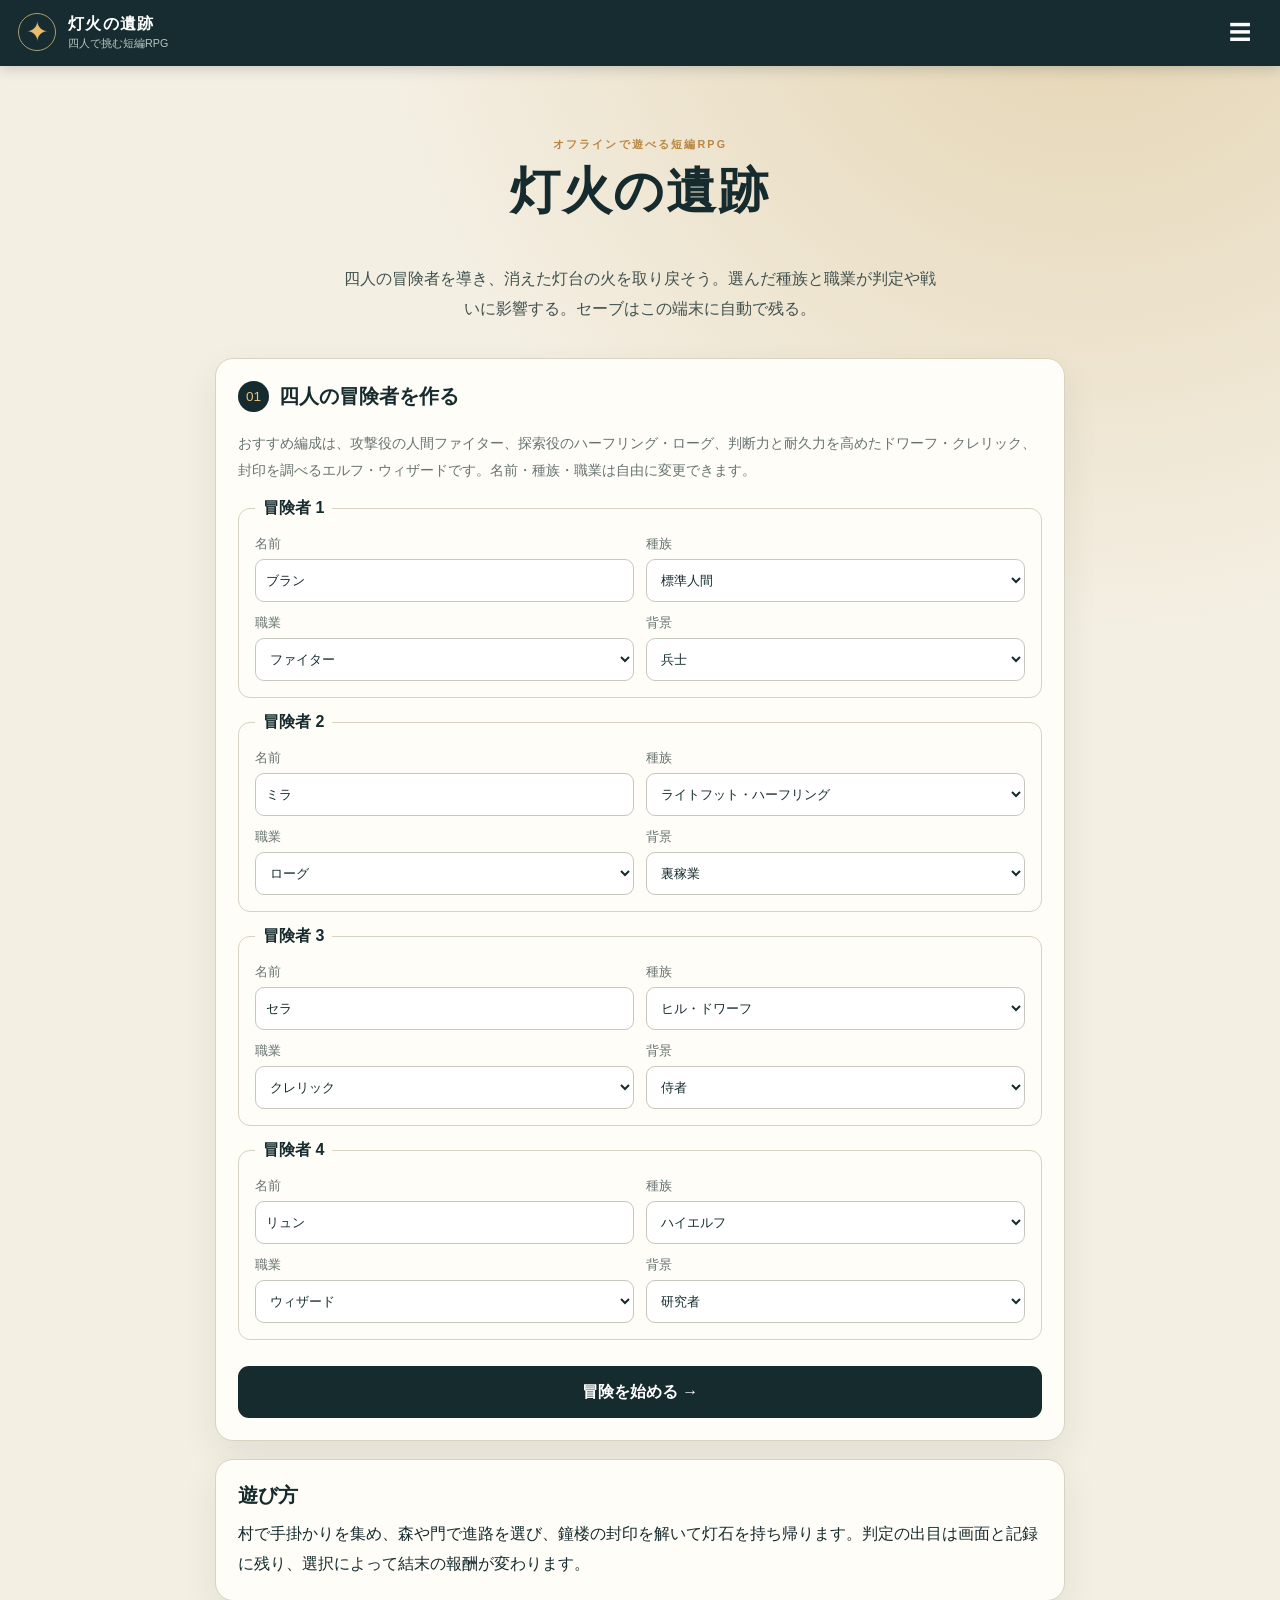
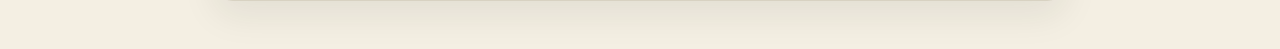
<file: index.html>
<!doctype html>
<html lang="ja">
<head>
  <meta charset="utf-8">
  <meta name="viewport" content="width=device-width,initial-scale=1,viewport-fit=cover">
  <meta name="theme-color" content="#172c30">
  <meta name="apple-mobile-web-app-capable" content="yes">
  <meta name="apple-mobile-web-app-status-bar-style" content="black-translucent">
  <meta name="apple-mobile-web-app-title" content="灯火の遺跡">
  <meta name="description" content="四人の冒険者を導く、オフライン対応の日本語ファンタジーRPG">
  <link rel="manifest" href="./manifest.webmanifest?v=6">
  <link rel="icon" type="image/svg+xml" href="./icon.svg">
  <link rel="apple-touch-icon" href="./icon-180.png">
  <link rel="stylesheet" href="./style.css?v=6">
  <title>灯火の遺跡</title>
</head>
<body>
  <header class="topbar">
    <div class="brand"><span class="brand-mark">✦</span><div><strong>灯火の遺跡</strong><small>四人で挑む短編RPG</small></div></div>
    <button id="menu-button" class="quiet" aria-label="設定と保存を開く">☰</button>
  </header>
  <main id="app" aria-live="polite"></main>
  <div id="toast" role="status" aria-live="polite"></div>
  <script type="module" src="./app.js?v=6"></script>
</body>
</html>
</file>
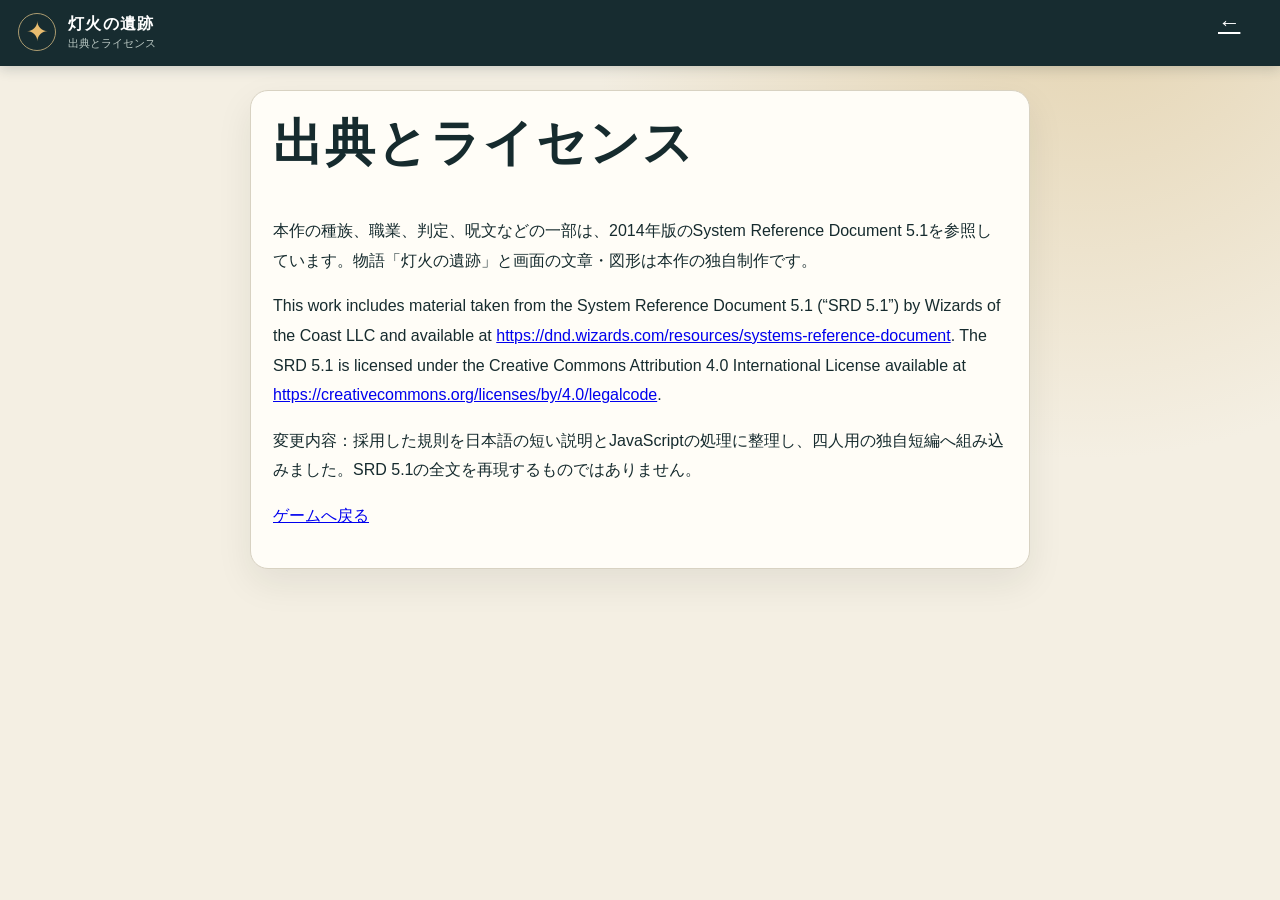
<file: credits.html>
<!doctype html>
<html lang="ja"><head><meta charset="utf-8"><meta name="viewport" content="width=device-width,initial-scale=1"><meta name="theme-color" content="#172c30"><link rel="stylesheet" href="./style.css?v=5"><title>出典とライセンス — 灯火の遺跡</title></head>
<body><header class="topbar"><div class="brand"><span class="brand-mark">✦</span><div><strong>灯火の遺跡</strong><small>出典とライセンス</small></div></div><a class="quiet" href="./index.html?build=5" aria-label="ゲームへ戻る">←</a></header>
<main><article class="panel" style="max-width:780px;margin:auto"><h1>出典とライセンス</h1><p>本作の種族、職業、判定、呪文などの一部は、2014年版のSystem Reference Document 5.1を参照しています。物語「灯火の遺跡」と画面の文章・図形は本作の独自制作です。</p>
<p lang="en">This work includes material taken from the System Reference Document 5.1 (“SRD 5.1”) by Wizards of the Coast LLC and available at <a href="https://dnd.wizards.com/resources/systems-reference-document">https://dnd.wizards.com/resources/systems-reference-document</a>. The SRD 5.1 is licensed under the Creative Commons Attribution 4.0 International License available at <a href="https://creativecommons.org/licenses/by/4.0/legalcode">https://creativecommons.org/licenses/by/4.0/legalcode</a>.</p>
<p>変更内容：採用した規則を日本語の短い説明とJavaScriptの処理に整理し、四人用の独自短編へ組み込みました。SRD 5.1の全文を再現するものではありません。</p>
<p><a href="./index.html?build=5">ゲームへ戻る</a></p></article></main></body></html>
</file>
<file: style.css>
:root{color-scheme:light;--ink:#162b2e;--muted:#677372;--paper:#f4efe3;--card:#fffdf7;--line:#d8d2c2;--gold:#ba8740;--gold-light:#f2dfb8;--green:#4b7c65;--red:#9a4d42;--shadow:0 14px 36px rgba(20,34,31,.08);font-family:-apple-system,BlinkMacSystemFont,"Hiragino Kaku Gothic ProN","Yu Gothic",sans-serif}
*{box-sizing:border-box}html{scroll-behavior:smooth}body{margin:0;background:radial-gradient(circle at 85% -5%,#e3d2ae,transparent 35%),var(--paper);color:var(--ink);min-height:100vh}button,input,select{font:inherit}button{cursor:pointer}button:disabled{opacity:.45;cursor:not-allowed}h1,h2,p{margin-top:0}h1{font-family:"Hiragino Mincho ProN","Yu Mincho",serif;font-size:clamp(2rem,5vw,3.1rem);line-height:1.25;letter-spacing:.04em}h2{font-family:"Hiragino Mincho ProN","Yu Mincho",serif;font-size:1.25rem;margin:0}p{line-height:1.85}.topbar{position:sticky;top:0;z-index:5;display:flex;align-items:center;justify-content:space-between;padding:calc(10px + env(safe-area-inset-top)) max(18px,env(safe-area-inset-right)) 12px max(18px,env(safe-area-inset-left));background:#172c30;color:#fff;box-shadow:0 3px 12px #172c3030}.brand{display:flex;align-items:center;gap:12px}.brand-mark{display:grid;place-items:center;width:38px;height:38px;color:#e8bc6f;border:1px solid #ac9c70;border-radius:50%;font-size:27px}.brand strong{display:block;font-family:"Hiragino Mincho ProN",serif;letter-spacing:.08em}.brand small{display:block;color:#b8c6c1;font-size:.67rem;margin-top:2px}.quiet{border:0;background:transparent;color:inherit;font-size:1.4rem;min-width:44px;min-height:44px}main{max-width:1180px;margin:auto;padding:24px 18px calc(48px + env(safe-area-inset-bottom))}.hero{padding:48px 20px 35px;text-align:center}.hero p{max-width:600px;margin:auto;color:#40514f}.eyebrow{font-size:.67rem;font-weight:800;letter-spacing:.2em;color:var(--gold);margin-bottom:9px}.panel{background:var(--card);border:1px solid var(--line);border-radius:18px;box-shadow:var(--shadow);padding:22px}.setup{max-width:850px;margin:0 auto 18px}.note{max-width:850px;margin:auto}.note h2{margin-bottom:10px}.note p{margin:0}.section-title{display:flex;align-items:center;gap:10px;margin-bottom:18px}.section-title>span{display:grid;place-items:center;width:31px;height:31px;background:var(--ink);color:#e6c082;border-radius:50%;font-size:.85rem}.muted{color:var(--muted);font-size:.9rem}.creator{display:grid;grid-template-columns:1.2fr 1fr 1fr;gap:12px;border:1px solid var(--line);border-radius:12px;margin:14px 0;padding:16px}.creator legend{font-weight:700;color:var(--ink);padding:0 8px}.creator label,.action-field{display:flex;flex-direction:column;gap:6px;font-size:.82rem;color:var(--muted)}input,select{width:100%;min-height:43px;border:1px solid #c6c8bf;border-radius:9px;background:white;color:var(--ink);padding:9px 10px}.primary{border:0;border-radius:11px;background:var(--ink);color:#fff;font-weight:700;padding:14px 20px;min-height:52px}.primary:hover{background:#28494b}.full{width:100%;margin-top:12px}.game-layout{display:grid;grid-template-columns:minmax(0,1.45fr) minmax(260px,.8fr);gap:18px;align-items:start}.story{grid-column:1}.party{grid-column:2;grid-row:1 / span 2}.actions{grid-column:1}.enemies{grid-column:2}.journal{grid-column:1 / -1}.story-text{font-size:1.04rem;line-height:2}.map{background:#e7e2d3;border:1px solid #cbc4ae;border-radius:10px;padding:14px;text-align:center;line-height:1.7;font-size:.85rem;letter-spacing:.02em}.quest{margin-top:17px;border-left:4px solid var(--gold);padding:9px 12px;background:#f8f2e5;font-size:.85rem}.quest.done{border-color:var(--green);background:#eaf2e9}.latest{margin-top:20px;border-top:1px solid var(--line);padding-top:14px}.latest span{font-size:.72rem;font-weight:700;color:var(--muted)}.latest p{margin:5px 0 0}.party-grid{display:grid;gap:10px}.member{padding:13px;background:#f8f7f1;border:1px solid #e4e1d5;border-radius:11px}.member.current{border-color:var(--gold);box-shadow:0 0 0 2px #ebd6ad}.member.down{opacity:.55}.member-head{display:flex;justify-content:space-between;gap:10px}.member-head strong{display:block}.member-head small{display:block;color:var(--muted);font-size:.7rem;margin-top:4px}.level{font-size:.66rem;color:var(--muted);white-space:nowrap}.hp-row{display:flex;justify-content:space-between;font-size:.7rem;margin-top:10px}.hp-track{height:6px;border-radius:4px;background:#e4d8cc;overflow:hidden;margin-top:5px}.hp-track>span{display:block;background:var(--green);height:100%;border-radius:4px}.member.down .hp-track>span{background:var(--red)}.turn-pill{display:inline-block;margin-top:9px;padding:3px 7px;border-radius:5px;background:#eee0c0;color:#6b5028;font-size:.65rem;font-weight:700}.supplies{color:var(--muted);font-size:.77rem;padding-top:15px}.enemy-list{display:grid;gap:8px}.enemy{display:flex;justify-content:space-between;gap:10px;padding:9px;border-radius:7px;background:#f4ece8;font-size:.82rem}.enemy.fallen{opacity:.45}.enemy span{color:var(--muted)}.action-form{border-top:1px solid var(--line);padding:13px 0}.action-form:first-of-type{border-top:0;padding-top:0}.action-field{margin-bottom:8px}.action-button{display:flex;align-items:center;justify-content:space-between;width:100%;border:1px solid #9caeaa;border-radius:10px;background:#f4f9f5;color:var(--ink);text-align:left;font-weight:700;padding:12px 14px;min-height:50px}.action-button:hover{background:#e5f0e8;border-color:var(--green)}.action-button b{font-size:1.1rem;color:var(--green)}details summary{cursor:pointer;font-weight:700;min-height:30px}.journal ol{margin:15px 0 0;padding-left:23px}.journal li{padding:7px 0;border-bottom:1px solid #ece8dd;line-height:1.6;font-size:.84rem}.journal li.check{color:#5a6d54}.journal li.combat{color:#814d3f}.modal-backdrop{position:fixed;inset:0;z-index:10;background:#0b1719ab;display:flex;align-items:flex-end;justify-content:center}.modal{width:min(100%,520px);max-height:92dvh;overflow:auto;background:var(--card);padding:22px 20px calc(24px + env(safe-area-inset-bottom));border-radius:20px 20px 0 0}.modal-head{display:flex;justify-content:space-between;align-items:center}.modal p{font-size:.86rem}.modal small{display:block;margin-top:20px;color:var(--muted);line-height:1.5}.menu-actions{display:grid;gap:9px;margin:20px 0}.menu-actions button,.import-label{display:block;width:100%;border:1px solid var(--line);border-radius:9px;background:#f9f8f2;text-align:center;padding:12px;font-weight:700;min-height:49px}.import-label input{display:none}.modal details{padding:12px 0;border-top:1px solid var(--line);font-size:.85rem}#toast{position:fixed;z-index:20;left:50%;bottom:calc(18px + env(safe-area-inset-bottom));transform:translate(-50%,30px);width:max-content;max-width:calc(100% - 34px);padding:10px 15px;background:#263f41;color:white;border-radius:10px;box-shadow:0 8px 24px #0004;opacity:0;pointer-events:none;transition:.25s;font-size:.86rem}#toast.visible{opacity:1;transform:translate(-50%,0)}
@media(max-width:800px){.game-layout{grid-template-columns:1fr}.story,.party,.actions,.enemies,.journal{grid-column:1;grid-row:auto}.party{order:1}.story{order:0}.enemies{order:2}.actions{order:3}.journal{order:4}.party-grid{grid-template-columns:repeat(2,minmax(0,1fr))}}
.creator{grid-template-columns:repeat(2,minmax(0,1fr))}
.member-details{margin-top:8px;color:var(--muted);font-size:.67rem;line-height:1.65}.member-details summary{font-size:.67rem;min-height:20px}.member-details div{margin-top:5px}
.menu-link{display:block;width:100%;border:1px solid var(--line);border-radius:9px;background:#f9f8f2;text-align:center;padding:12px;font-weight:700;min-height:49px;color:var(--ink);text-decoration:none}
[hidden]{display:none!important}
@media(max-width:560px){main{padding:14px 12px calc(36px + env(safe-area-inset-bottom))}.panel{padding:17px;border-radius:15px}.hero{padding:31px 10px 26px}.hero h1{font-size:2.35rem}.creator{grid-template-columns:1fr 1fr;gap:10px}.creator label:first-of-type{grid-column:1 / -1}.party-grid{gap:7px}.member{padding:10px}.member-head small{font-size:.62rem}.hp-row{font-size:.64rem}.story-text{font-size:.96rem}}

/* 場面ごとの軽量なベクター風景。通信がないときも背景を表示する。 */
.scene-art{position:relative;height:210px;margin:-22px -22px 22px;overflow:hidden;border-radius:17px 17px 0 0;background-color:#1a3036;background-size:cover;background-position:center}
.scene-art-shade{position:absolute;inset:0;display:flex;flex-direction:column;justify-content:flex-end;padding:25px 29px;background:linear-gradient(90deg,rgba(10,27,35,.78),rgba(10,27,35,.15) 80%),linear-gradient(0deg,rgba(10,27,35,.5),transparent 65%)}
.scene-art-shade span{color:#e7c786;font-size:.74rem;font-weight:800;letter-spacing:.18em;margin-bottom:6px}
.scene-art h1{color:#fff;margin:0;text-shadow:0 2px 12px #09171dcc}
.scene-village,.scene-victory{background-image:url('./scene-village.svg')}
.scene-archive{background-image:url('./scene-archive.svg')}
.scene-road,.scene-return{background-image:url('./scene-road.svg')}
.scene-grove{background-image:url('./scene-grove.svg')}
.scene-gate,.scene-combat,.scene-defeat{background-image:url('./scene-gate.svg')}
.scene-vault,.scene-escape{background-image:url('./scene-vault.svg')}
.scene-victory{filter:saturate(1.25) brightness(1.12)}
.scene-defeat{filter:saturate(.55) brightness(.7)}
.scene-escape{filter:saturate(.8) brightness(.8)}
.clue-list{display:flex;gap:8px;flex-wrap:wrap;margin-top:14px;color:#53675e;font-size:.78rem;line-height:1.5}
.clue-list strong{color:#325f50}
.dice-board{grid-column:1}
.dice-current{display:flex;align-items:center;gap:17px}
.die-face{flex:none;display:grid;place-items:center;width:82px;height:82px;color:#f9efd4;background:#23535a;border:2px solid #e4be74;clip-path:polygon(50% 0,90% 20%,100% 65%,50% 100%,0 65%,10% 20%);font-family:"Hiragino Mincho ProN","Yu Mincho",serif;font-size:2rem;font-weight:800;filter:drop-shadow(0 5px 9px #142f3855);animation:die-appear .45s ease-out}
.dice-summary{display:grid;gap:5px;font-size:.85rem;line-height:1.55}
.dice-summary>span{color:var(--muted)}
.dice-summary b{color:var(--ink)}
.dice-summary .success{color:#247752}
.dice-summary .failure{color:#a34a3d}
.dice-trail{display:flex;gap:7px;overflow:auto;margin-top:17px;padding-bottom:4px}
.die-chip{display:grid;grid-template-columns:auto auto;align-items:baseline;gap:0 5px;min-width:86px;padding:7px 9px;background:#eef4ef;border:1px solid #c5d5c7;border-radius:8px;white-space:nowrap}
.die-chip b{font-size:.65rem;color:#63816c}
.die-chip strong{font-size:1rem}
.die-chip small{grid-column:1/-1;max-width:140px;overflow:hidden;text-overflow:ellipsis;color:#66746d;font-size:.57rem}
@keyframes die-appear{from{transform:rotate(-35deg) scale(.65);opacity:.2}to{transform:rotate(0) scale(1);opacity:1}}
@media(prefers-reduced-motion:reduce){.die-face{animation:none}}
@media(max-width:800px){.dice-board{grid-column:1;grid-row:auto;order:1}.party{order:2}.enemies{order:3}.actions{order:4}.journal{order:5}}
@media(max-width:560px){.scene-art{height:170px;margin:-17px -17px 17px;border-radius:14px 14px 0 0}.scene-art-shade{padding:19px}.scene-art h1{font-size:2rem}.die-face{width:67px;height:67px;font-size:1.55rem}.dice-current{gap:11px}.dice-summary{font-size:.72rem}}
</file>
